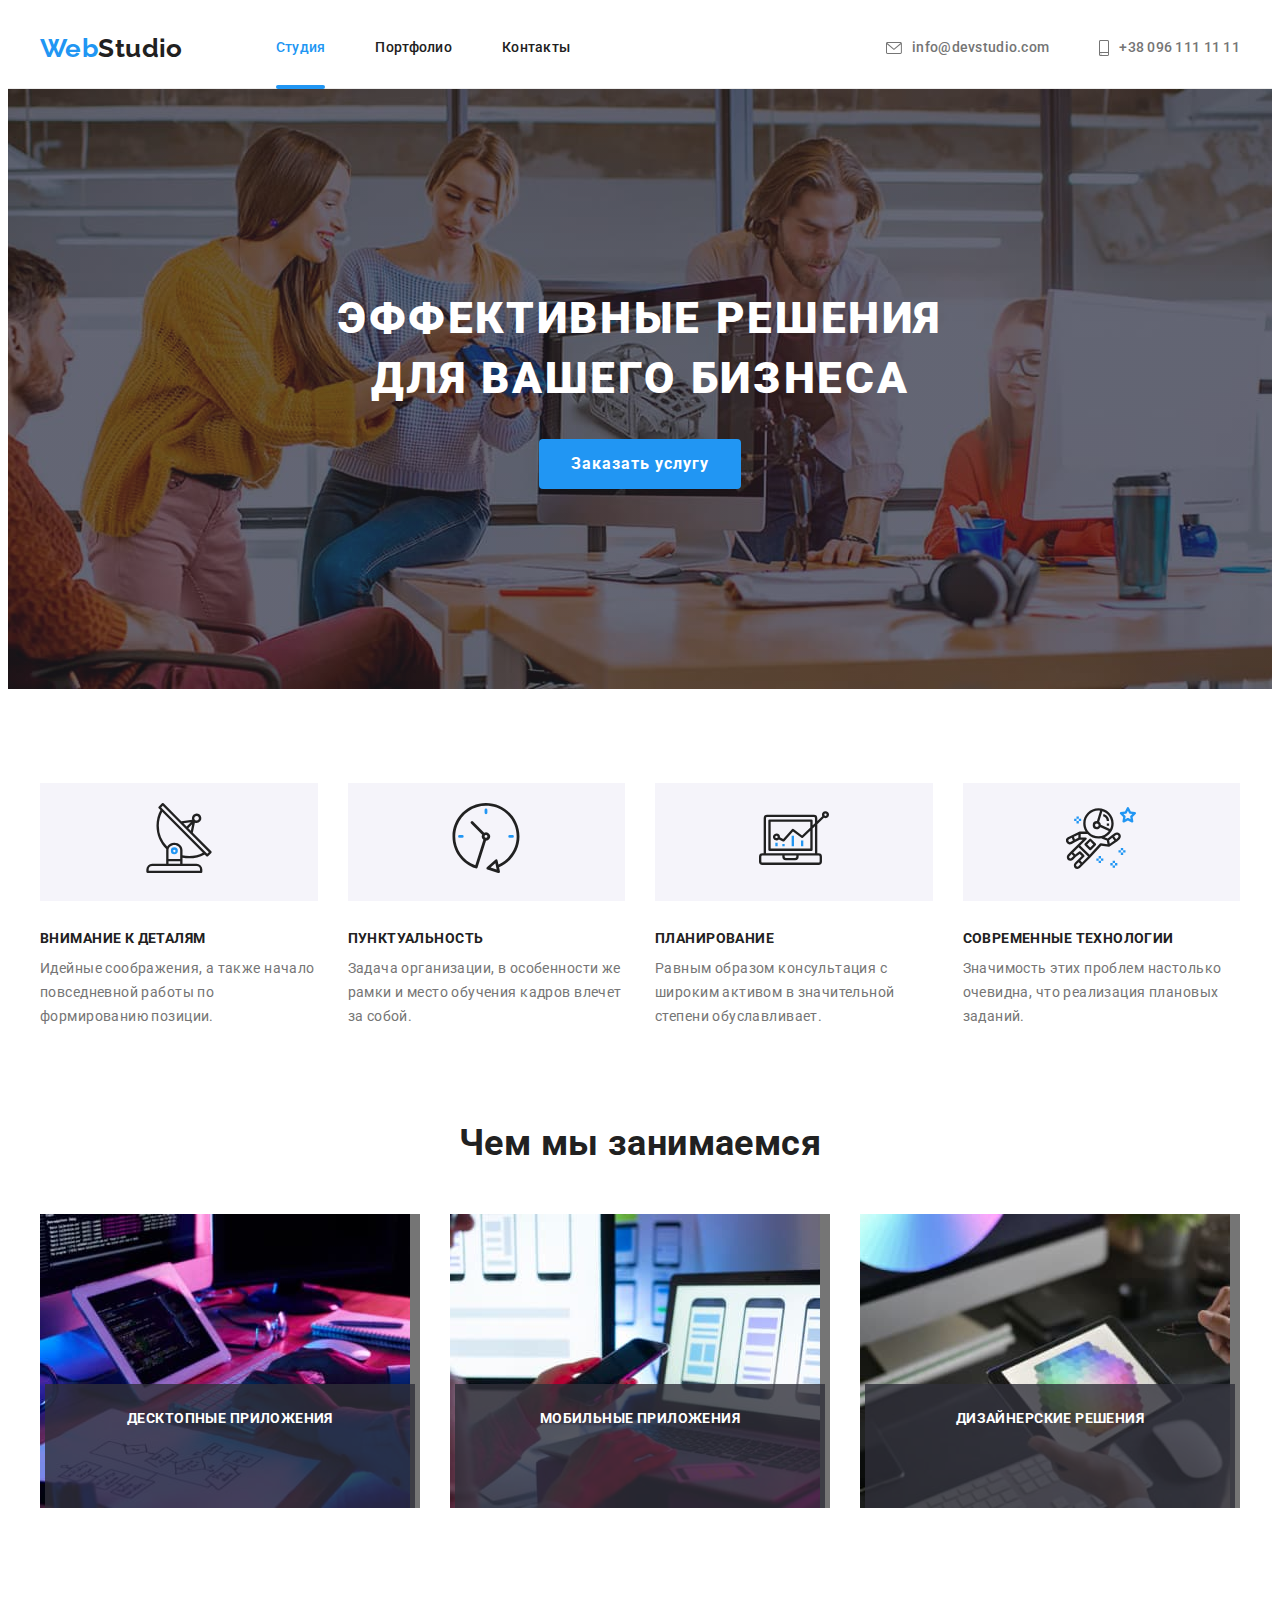
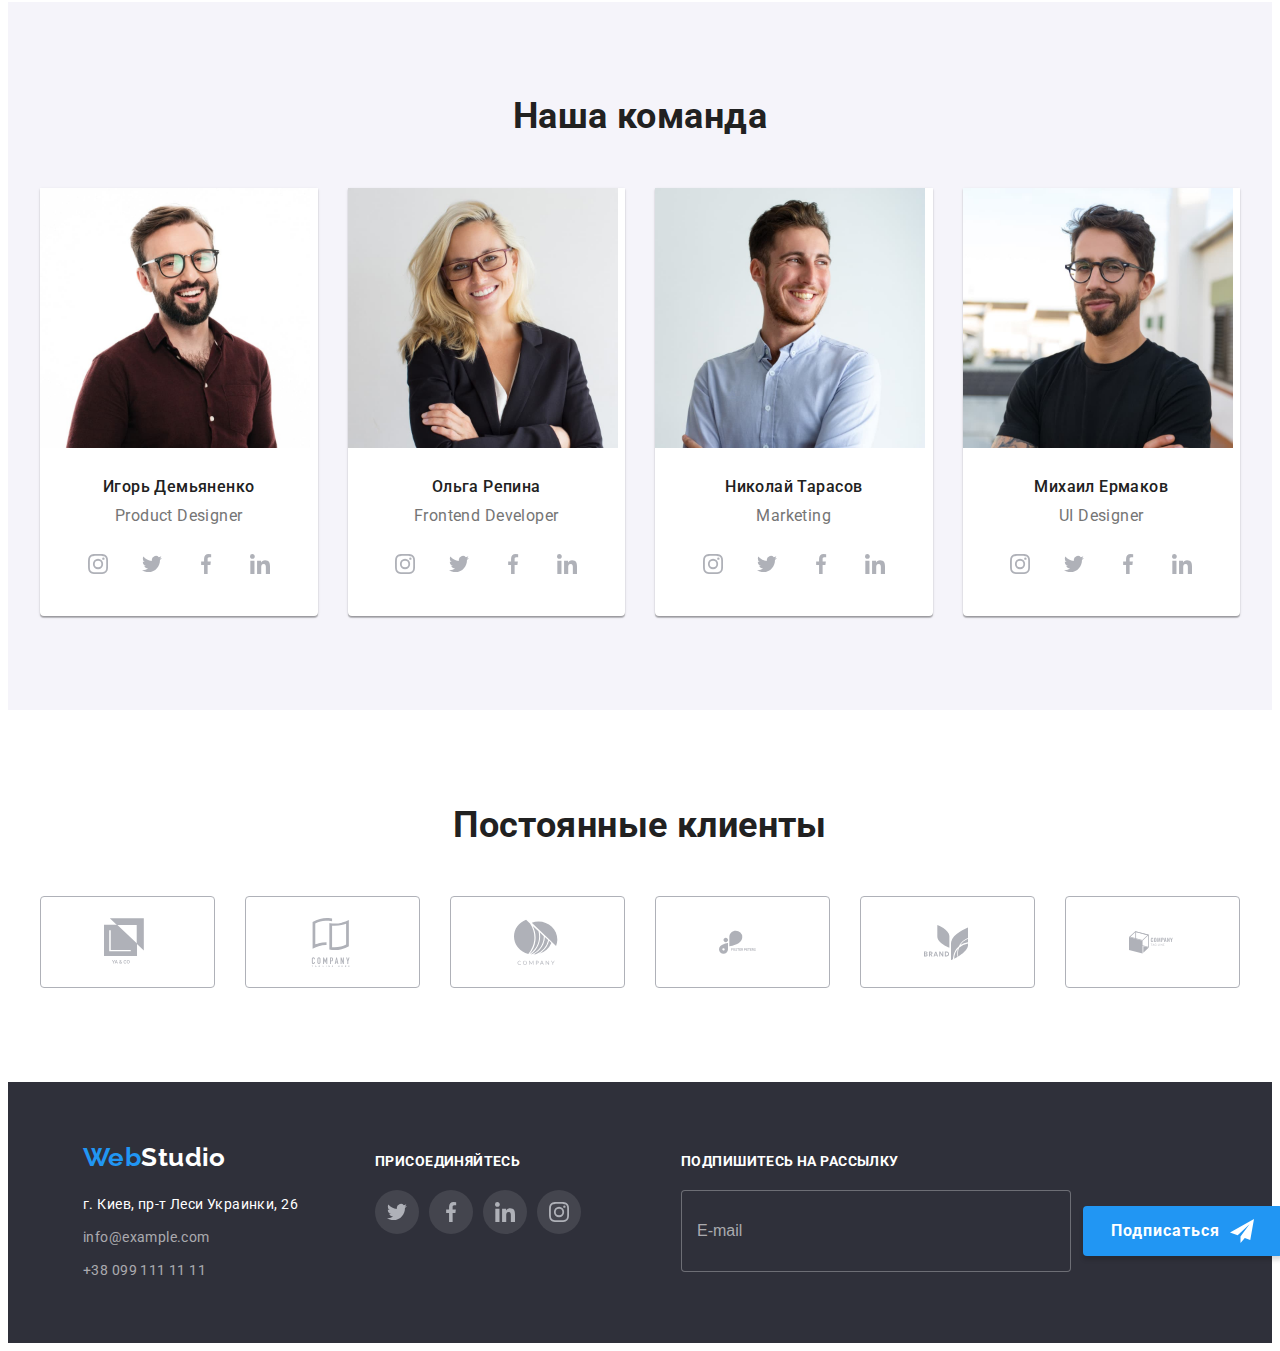
<file: index.html>
<!DOCTYPE html>
<html lang="ru">
  <head>
    <meta charset="UTF-8" />
    <meta name="viewport" content="width=device-width, initial-scale=1.0" />
    <meta http-equiv="X-UA-Compatible" content="IE=Edge" />
    <title>Web Studio | Версия 2.0</title>
    <meta
      name="description"
      content="Вторая версия культового макета Web Studio"
    />
    <link
      href="https://fonts.googleapis.com/css2?family=Raleway:wght@700&family=Roboto:wght@400;500;700;900&display=fallback"
      rel="stylesheet"
    />
    <link
      rel="stylesheet"
      href="https://cdnjs.cloudflare.com/ajax/libs/modern-normalize/0.7.0/modern-normalize.min.css"
      integrity="sha512-yp4nScgc3FLGSJK6gj7q+YzX4ApX8ifljxvw3x5oYG4Js/u7ABw/U+pP31kefS2iz83pHbwe+Le2WvcosArp6Q=="
      crossorigin="anonymous"
    />
    <link rel="stylesheet" href="./css/styles.css" />
  </head>
  <body>
    <header class="header">
      <div class="container main-nav">
        <nav class="navbar">
          <!-- Логототип в хедере -->
          <a href="./index.html" class="logo"><span>Web</span>Studio</a>

          <!-- Меню в хедере -->
          <ul class="site-nav list">
            <li class="item">
              <a href="./index.html" class="link current">Студия</a>
            </li>
            <li class="item">
              <a href="./portfolio.html" class="link">Портфолио</a>
            </li>
            <li class="item"><a href="#" class="link">Контакты</a></li>
          </ul>
        </nav>

        <!-- Контакты в хедере -->
        <ul class="nav-contacts list">
          <li class="item">
            <a href="mailto:info@devstudio.com" class="link">
              <div class="contacts-icons">
                <svg class="header-mail" width="16" height="12">
                  <use href="./images/sprite.svg#icon-head-mail"></use>
                </svg>

                info@devstudio.com
              </div></a
            >
          </li>
          <li class="item">
            <a href="tel:+380961111111" class="link">
              <div class="contacts-icons">
                <svg class="header-phone" width="10" height="16">
                  <use href="./images/sprite.svg#icon-head-phone"></use>
                </svg>

                +38 096 111 11 11
              </div>
            </a>
          </li>
        </ul>
      </div>
    </header>

    <main>
      <!-- Секция Hero -->
      <section class="hero">
        <div class="hero-content">
          <h1 class="hero-title">
            Эффективные решения<br />для вашего бизнеса
          </h1>
          <button data-modal-open type="button" class="button-order">
            Заказать услугу
          </button>
        </div>
      </section>

      <!-- Секция с преимуществами -->
      <section class="features">
        <div class="container">
          <ul class="features-list list">
            <li class="item">
              <div class="features-img">
                <svg class="features-icon" width="70" height="70">
                  <use href="./images/sprite.svg#icon-antenna"></use>
                </svg>
              </div>
              <h3 class="features-title">Внимание к деталям</h3>
              <p class="features-text">
                Идейные соображения, а также начало повседневной работы по
                формированию позиции.
              </p>
            </li>
            <li class="item">
              <div class="features-img">
                <svg class="features-icon" width="70" height="70">
                  <use href="./images/sprite.svg#icon-clock"></use>
                </svg>
              </div>
              <h3 class="features-title">Пунктуальность</h3>
              <p class="features-text">
                Задача организации, в особенности же рамки и место обучения
                кадров влечет за собой.
              </p>
            </li>
            <li class="item">
              <div class="features-img">
                <svg class="features-icon" width="70" height="70">
                  <use href="./images/sprite.svg#icon-diagram"></use>
                </svg>
              </div>
              <h3 class="features-title">Планирование</h3>
              <p class="features-text">
                Равным образом консультация с широким активом в значительной
                степени обуславливает.
              </p>
            </li>
            <li class="item">
              <div class="features-img">
                <svg class="features-icon" width="70" height="70">
                  <use href="./images/sprite.svg#icon-astronaut"></use>
                </svg>
              </div>
              <h3 class="features-title">Современные технологии</h3>
              <p class="features-text">
                Значимость этих проблем настолько очевидна, что реализация
                плановых заданий.
              </p>
            </li>
          </ul>
        </div>
      </section>

      <!-- Секция Чем мы занимаемся -->
      <section class="photos">
        <div class="container">
          <h2 class="photos-title">Чем мы занимаемся</h2>
          <ul class="photos-list list">
            <li class="photos-item">
              <div class="photos-thumb">
                <img
                  src="./images/whattodo-1.jpg"
                  alt="Человек печатает текст на клавиатуре"
                  width="370"
                  height="294"
                />
                <p class="photos-text">Десктопные приложения</p>
              </div>
            </li>
            <li class="photos-item">
              <div class="photos-thumb">
                <img
                  src="./images/whattodo-2.jpg"
                  alt="Человек смотрит на смартфон перед ноутбуком"
                  width="370"
                  height="294"
                />
                <p class="photos-text">Мобильные приложения</p>
              </div>
            </li>
            <li class="photos-item">
              <div class="photos-thumb">
                <img
                  src="./images/whattodo-3.jpg"
                  alt="Цветовая палитра на экране планшета"
                  width="370"
                  height="294"
                />
                <p class="photos-text">Дизайнерские решения</p>
              </div>
            </li>
          </ul>
        </div>
      </section>

      <!-- Секция с фотографиями команды -->
      <section class="team">
        <div class="container">
          <h2 class="team-title">Наша команда</h2>
          <ul class="team-list list">
            <li class="team-item">
              <img
                src="./images/team-1.jpg"
                alt="Мужчина в очках и с бородой"
                title="Игорь Демьяненко"
                width="270"
                height="260"
              />
              <div class="team-content">
                <h3 class="team-name">Игорь Демьяненко</h3>
                <p class="team-text">Product Designer</p>
                <ul class="social list">
                  <li class="social-item">
                    <a href="#" class="social-link" aria-label="Instagramm">
                      <svg class="social-icon" width="20" height="20">
                        <use href="./images/sprite.svg#icon-instagram"></use>
                      </svg>
                    </a>
                  </li>
                  <li class="social-item">
                    <a href="#" class="social-link" aria-label="Twitter">
                      <svg class="social-icon" width="20" height="20">
                        <use href="./images/sprite.svg#icon-twitter"></use>
                      </svg>
                    </a>
                  </li>
                  <li class="social-item">
                    <a href="#" class="social-link" aria-label="Facebook">
                      <svg class="social-icon" width="20" height="20">
                        <use href="./images/sprite.svg#icon-facebook"></use>
                      </svg>
                    </a>
                  </li>
                  <li class="social-item">
                    <a href="#" class="social-link" aria-label="LinkedIn">
                      <svg class="social-icon" width="20" height="20">
                        <use href="./images/sprite.svg#icon-linkedin"></use>
                      </svg>
                    </a>
                  </li>
                </ul>
              </div>
            </li>
            <li class="team-item">
              <img
                src="./images/team-2.jpg"
                alt="Женщина-блондинка в очках и костюме"
                title="Ольга Репина"
                width="270"
                height="260"
              />
              <div class="team-content">
                <h3 class="team-name">Ольга Репина</h3>
                <p class="team-text">Frontend Developer</p>
                <ul class="social list">
                  <li class="social-item">
                    <a href="#" class="social-link">
                      <svg class="social-icon" width="20" height="20">
                        <use href="./images/sprite.svg#icon-instagram"></use>
                      </svg>
                    </a>
                  </li>
                  <li class="social-item">
                    <a href="#" class="social-link">
                      <svg class="social-icon" width="20" height="20">
                        <use href="./images/sprite.svg#icon-twitter"></use>
                      </svg>
                    </a>
                  </li>
                  <li class="social-item">
                    <a href="#" class="social-link">
                      <svg class="social-icon" width="20" height="20">
                        <use href="./images/sprite.svg#icon-facebook"></use>
                      </svg>
                    </a>
                  </li>
                  <li class="social-item">
                    <a href="#" class="social-link">
                      <svg class="social-icon" width="20" height="20">
                        <use href="./images/sprite.svg#icon-linkedin"></use>
                      </svg>
                    </a>
                  </li>
                </ul>
              </div>
            </li>
            <li class="team-item">
              <img
                src="./images/team-3.jpg"
                alt="Мужчина в светлой рубашке"
                title="Николай Тарасов"
                width="270"
                height="260"
              />
              <div class="team-content">
                <h3 class="team-name">Николай Тарасов</h3>
                <p class="team-text">Marketing</p>
                <ul class="social list">
                  <li class="social-item">
                    <a href="#" class="social-link">
                      <svg class="social-icon" width="20" height="20">
                        <use href="./images/sprite.svg#icon-instagram"></use>
                      </svg>
                    </a>
                  </li>
                  <li class="social-item">
                    <a href="#" class="social-link">
                      <svg class="social-icon" width="20" height="20">
                        <use href="./images/sprite.svg#icon-twitter"></use>
                      </svg>
                    </a>
                  </li>
                  <li class="social-item">
                    <a href="#" class="social-link">
                      <svg class="social-icon" width="20" height="20">
                        <use href="./images/sprite.svg#icon-facebook"></use>
                      </svg>
                    </a>
                  </li>
                  <li class="social-item">
                    <a href="#" class="social-link">
                      <svg class="social-icon" width="20" height="20">
                        <use href="./images/sprite.svg#icon-linkedin"></use>
                      </svg>
                    </a>
                  </li>
                </ul>
              </div>
            </li>
            <li class="team-item">
              <img
                src="./images/team-4.jpg"
                alt="Мужчина в очках, с бородой, в темной футболке"
                title="Михаил Ермаков"
                width="270"
                height="260"
              />
              <div class="team-content">
                <h3 class="team-name">Михаил Ермаков</h3>
                <p class="team-text">UI Designer</p>
                <ul class="social list">
                  <li class="social-item">
                    <a href="#" class="social-link">
                      <svg class="social-icon" width="20" height="20">
                        <use href="./images/sprite.svg#icon-instagram"></use>
                      </svg>
                    </a>
                  </li>
                  <li class="social-item">
                    <a href="#" class="social-link">
                      <svg class="social-icon" width="20" height="20">
                        <use href="./images/sprite.svg#icon-twitter"></use>
                      </svg>
                    </a>
                  </li>
                  <li class="social-item">
                    <a href="#" class="social-link">
                      <svg class="social-icon" width="20" height="20">
                        <use href="./images/sprite.svg#icon-facebook"></use>
                      </svg>
                    </a>
                  </li>
                  <li class="social-item">
                    <a href="#" class="social-link">
                      <svg class="social-icon" width="20" height="20">
                        <use href="./images/sprite.svg#icon-linkedin"></use>
                      </svg>
                    </a>
                  </li>
                </ul>
              </div>
            </li>
          </ul>
        </div>
      </section>

      <!-- Секция Постоянные клиенты -->
      <section class="clients">
        <div class="container">
          <h2 class="clients-title">Постоянные клиенты</h2>
          <ul class="clients-list list">
            <li class="clients-item">
              <a href="#" class="clients-link" aria-label="Company site-1">
                <svg class="clients-icon" width="44" height="49">
                  <use href="./images/sprite.svg#icon-logo-1"></use>
                </svg>
              </a>
            </li>
            <li class="clients-item">
              <a href="#" class="clients-link" aria-label="Company site-2">
                <svg class="clients-icon" width="44" height="49">
                  <use href="./images/sprite.svg#icon-logo-2"></use>
                </svg>
              </a>
            </li>
            <li class="clients-item">
              <a href="#" class="clients-link" aria-label="Company site-3">
                <svg class="clients-icon" width="44" height="49">
                  <use href="./images/sprite.svg#icon-logo-3"></use>
                </svg>
              </a>
            </li>
            <li class="clients-item">
              <a href="#" class="clients-link" aria-label="Company site-4">
                <svg class="clients-icon" width="44" height="49">
                  <use href="./images/sprite.svg#icon-logo-4"></use>
                </svg>
              </a>
            </li>
            <li class="clients-item">
              <a href="#" class="clients-link" aria-label="Company site-5">
                <svg class="clients-icon" width="44" height="49">
                  <use href="./images/sprite.svg#icon-logo-5"></use>
                </svg>
              </a>
            </li>
            <li class="clients-item">
              <a href="#" class="clients-link" aria-label="Company site-6">
                <svg class="clients-icon" width="44" height="49">
                  <use href="./images/sprite.svg#icon-logo-6"></use>
                </svg>
              </a>
            </li>
          </ul>
        </div>
      </section>
    </main>

    <footer class="footer">
      <div class="container">
        <div class="footer-blocks">
          <!-- Адрес в футере -->
          <div class="address">
            <!-- Логотип в футере -->
            <a href="./index.html" class="footer-logo"
              ><span>Web</span>Studio</a
            >

            <!-- Контакты в футере -->
            <address class="footer-adress">
              <p class="footer-map">г. Киев, пр-т Леси Украинки, 26</p>
              <a href="mailto:info@example.com" class="link"
                >info@example.com</a
              >
              <a href="tel:+380991111111" class="link">+38 099 111 11 11</a>
            </address>
          </div>

          <!-- Соц сети в футере -->
          <div class="network-block">
            <b class="network-title">Присоединяйтесь</b>
            <ul class="network-list list">
              <li class="network-item">
                <a href="#" class="network-link" aria-label="Twiter">
                  <svg class="network-icon" width="20" height="20">
                    <use href="./images/sprite.svg#icon-twitter"></use>
                  </svg>
                </a>
              </li>
              <li class="network-item">
                <a href="#" class="network-link" aria-label="Facebook">
                  <svg class="network-icon" width="20" height="20">
                    <use href="./images/sprite.svg#icon-facebook"></use>
                  </svg>
                </a>
              </li>
              <li class="network-item">
                <a href="#" class="network-link" aria-label="LinkedIn">
                  <svg class="network-icon" width="20" height="20">
                    <use href="./images/sprite.svg#icon-linkedin"></use>
                  </svg>
                </a>
              </li>
              <li class="network-item">
                <a href="#" class="network-link" aria-label="Instagram">
                  <svg class="network-icon" width="20" height="20">
                    <use href="./images/sprite.svg#icon-instagram"></use>
                  </svg>
                </a>
              </li>
            </ul>
          </div>

          <!-- Форма подписки в футере -->
          <div class="subscribe">
            <b class="network-title">Подпишитесь на рассылку</b>
            <form class="form-field">
              <input
                type="email"
                name="subscribe-email"
                id="subscribe-email"
                placeholder="E-mail"
              />
              <button type="submit" class="subscribe-btn">
                <span>Подписаться</span>
                <svg class="subscribe-icon" width="24" height="24">
                  <use href="./images/sprite.svg#icon-send"></use>
                </svg>
              </button>
            </form>
          </div>
        </div>
      </div>
    </footer>

    <!-- Модальное окно с бекдропом -->
    <div class="backdrop is-hidden" data-modal>
      <div class="modal">
        <div class="modal-icon">
          <button data-modal-close class="modal-close-button" type="button">
            <svg class="modal-close-icon" width="11" height="11">
              <use href="./images/sprite.svg#icon-close"></use>
            </svg>
          </button>
        </div>
        <form class="callback-form js-speaker-form">
          <h2 class="callback-title">
            Оставьте свои данные, мы вам перезвоним
          </h2>
          <div class="callback-group">
            <label for="name" class="callback-label">Имя</label>
            <input class="callback-input" type="text" name="name" id="name" />
          </div>

          <div class="callback-group">
            <label for="tel" class="callback-label">Телефон</label>
            <input class="callback-input" type="tel" name="tel" id="tel" />
          </div>

          <div class="callback-group">
            <label for="email" class="callback-label">Почта</label>
            <input
              class="callback-input"
              type="email"
              name="email"
              id="email"
            />
          </div>

          <div class="callback-group">
            <label for="commit" class="callback-label">Комментарий</label>
            <textarea
              class="callback-input"
              name="commit"
              id="commit"
              rows="5"
              placeholder="Введите текст"
            ></textarea>
          </div>

          <input type="checkbox" name="policy" id="policy" />
          <label for="policy"
            >Соглашаюсь с рассылкой и принимаю <a href="#">Условия договора</a>
          </label>

          <button type="submit">Отправить</button>
        </form>
      </div>
    </div>

    <script src="./js/modal.js"></script>

    <script>
      (() => {
        document
          .querySelector(".js-speaker-form")
          .addEventListener("submit", (e) => {
            e.preventDefault();

            new FormData(e.currentTarget).forEach((value, name) =>
              console.log(`${name}: ${value}`)
            );
          });
      })();
    </script>
  </body>
</html>
</file>
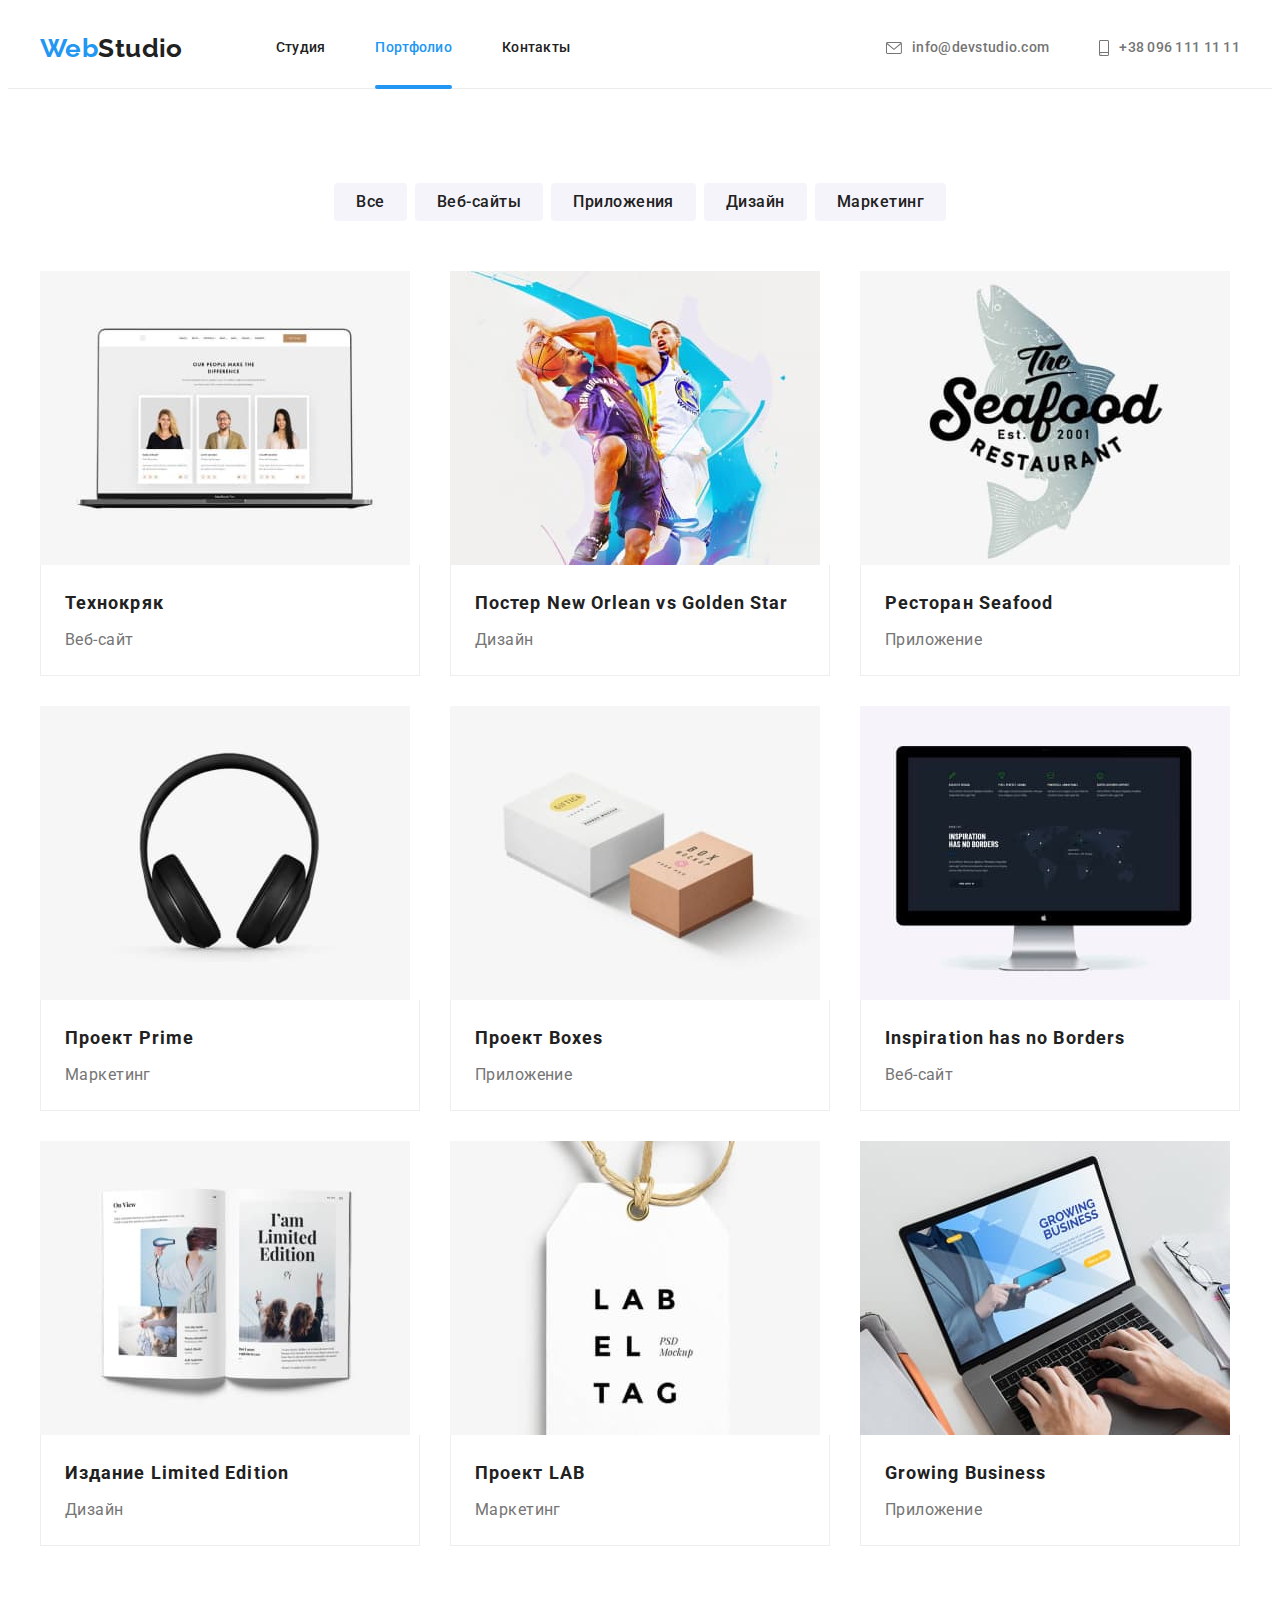
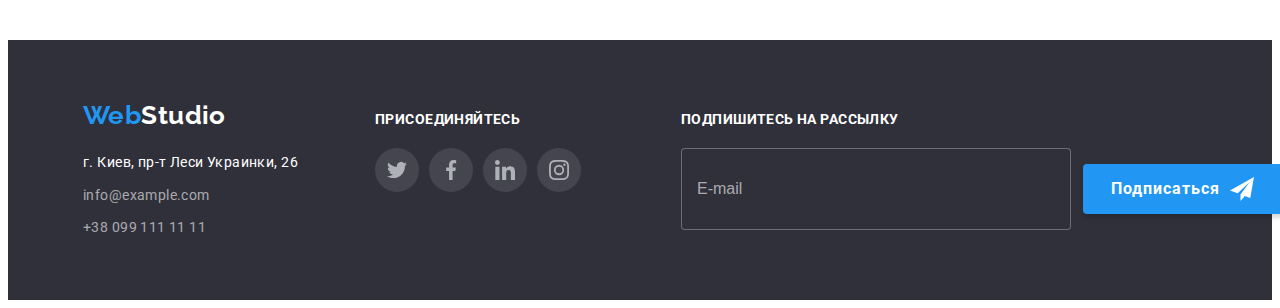
<file: portfolio.html>
<!DOCTYPE html>
<html lang="ru">
  <head>
    <meta charset="UTF-8" />
    <meta name="viewport" content="width=device-width, initial-scale=1.0" />
    <meta http-equiv="X-UA-Compatible" content="IE=Edge" />
    <title>Web Studio | Версия 2.0</title>
    <meta
      name="description"
      content="Вторая версия культового макета Web Studio"
    />
    <link
      href="https://fonts.googleapis.com/css2?family=Raleway:wght@700&family=Roboto:wght@400;500;700;900&display=swap"
      rel="stylesheet"
    />
    <link
      rel="stylesheet"
      href="https://cdnjs.cloudflare.com/ajax/libs/modern-normalize/0.7.0/modern-normalize.min.css"
      integrity="sha512-yp4nScgc3FLGSJK6gj7q+YzX4ApX8ifljxvw3x5oYG4Js/u7ABw/U+pP31kefS2iz83pHbwe+Le2WvcosArp6Q=="
      crossorigin="anonymous"
    />
    <link rel="stylesheet" href="./css/styles.css" />
  </head>
  <body>
    <header class="header">
      <div class="container main-nav">
        <nav class="navbar">
          <!-- Логототип в хедере -->
          <a href="./index.html" class="logo"><span>Web</span>Studio</a>

          <!-- Меню в хедере -->
          <ul class="site-nav list">
            <li class="item">
              <a href="./index.html" class="link">Студия</a>
            </li>
            <li class="item">
              <a href="./portfolio.html" class="link current">Портфолио</a>
            </li>
            <li class="item"><a href="#" class="link">Контакты</a></li>
          </ul>
        </nav>

        <!-- Контакты в хедере -->
        <ul class="nav-contacts list">
          <li class="item">
            <a href="mailto:info@devstudio.com" class="link">
              <div class="contacts-icons">
                <svg class="header-mail" width="16" height="12">
                  <use href="./images/sprite.svg#icon-head-mail"></use>
                </svg>

                info@devstudio.com
              </div></a
            >
          </li>
          <li class="item">
            <a href="tel:+380961111111" class="link">
              <div class="contacts-icons">
                <svg class="header-phone" width="10" height="16">
                  <use href="./images/sprite.svg#icon-head-phone"></use>
                </svg>

                +38 096 111 11 11
              </div>
            </a>
          </li>
        </ul>
      </div>
    </header>

    <main>
      <div class="container">
        <section class="portfolio-section">
          <!-- Кнопки-фильтры -->
          <ul class="filters list">
            <li class="filters-item">
              <button type="button" class="filters-button">Все</button>
            </li>

            <li class="filters-item">
              <button type="button" class="filters-button">Веб-сайты</button>
            </li>
            <li class="filters-item">
              <button type="button" class="filters-button">Приложения</button>
            </li>
            <li class="filters-item">
              <button type="button" class="filters-button">Дизайн</button>
            </li>
            <li class="filters-item">
              <button type="button" class="filters-button">Маркетинг</button>
            </li>
          </ul>

          <!-- Портфолио -->
          <ul class="portfolio list">
            <li class="portfolio-item">
              <a href="#" class="portfolio-link">
                <div class="portfolio-thumb">
                  <img
                    src="./images/portfolio-1.jpg"
                    alt="Пример сайта"
                    width="370"
                    height="294"
                  />
                  <p class="portfolio-tooltip">
                    Технокряк это современная площадка распространения
                    коронавируса. Компании используют эту платформу для
                    цифрового шпионажа и атак на защищённые сервера конкурентов.
                  </p>
                </div>
                <div class="portfolio-content">
                  <h2 class="portfolio-title">Технокряк</h2>
                  <p class="portfolio-text">Веб-сайт</p>
                </div>
              </a>
            </li>

            <li class="portfolio-item">
              <a href="#" class="portfolio-link">
                <div class="portfolio-thumb">
                  <img
                    src="./images/portfolio-2.jpg"
                    alt="Два мужчины играют в баскетбол"
                    width="370"
                    height="294"
                  />
                  <p class="portfolio-tooltip">
                    Технокряк это современная площадка распространения
                    коронавируса. Компании используют эту платформу для
                    цифрового шпионажа и атак на защищённые сервера конкурентов.
                  </p>
                </div>
                <div class="portfolio-content">
                  <h2 class="portfolio-title">
                    Постер New Orlean vs Golden Star
                  </h2>
                  <p class="portfolio-text">Дизайн</p>
                </div>
              </a>
            </li>
            <li class="portfolio-item">
              <a href="#" class="portfolio-link">
                <div class="portfolio-thumb">
                  <img
                    src="./images/portfolio-3.jpg"
                    alt="Логотип ресторана с рыбой на фоне"
                    width="370"
                    height="294"
                  />
                  <p class="portfolio-tooltip">
                    Технокряк это современная площадка распространения
                    коронавируса. Компании используют эту платформу для
                    цифрового шпионажа и атак на защищённые сервера конкурентов.
                  </p>
                </div>
                <div class="portfolio-content">
                  <h2 class="portfolio-title">Ресторан Seafood</h2>
                  <p class="portfolio-text">Приложение</p>
                </div>
              </a>
            </li>
            <li class="portfolio-item">
              <a href="#" class="portfolio-link">
                <div class="portfolio-thumb">
                  <img
                    src="./images/portfolio-4.jpg"
                    alt="Наушники"
                    width="370"
                    height="294"
                  />
                  <p class="portfolio-tooltip">
                    Технокряк это современная площадка распространения
                    коронавируса. Компании используют эту платформу для
                    цифрового шпионажа и атак на защищённые сервера конкурентов.
                  </p>
                </div>
                <div class="portfolio-content">
                  <h2 class="portfolio-title">Проект Prime</h2>
                  <p class="portfolio-text">Маркетинг</p>
                </div>
              </a>
            </li>
            <li class="portfolio-item">
              <a href="#" class="portfolio-link">
                <div class="portfolio-thumb">
                  <img
                    src="./images/portfolio-5.jpg"
                    alt="Две коробки"
                    width="370"
                    height="294"
                  />
                  <p class="portfolio-tooltip">
                    Технокряк это современная площадка распространения
                    коронавируса. Компании используют эту платформу для
                    цифрового шпионажа и атак на защищённые сервера конкурентов.
                  </p>
                </div>
                <div class="portfolio-content">
                  <h2 class="portfolio-title">Проект Boxes</h2>
                  <p class="portfolio-text">Приложение</p>
                </div>
              </a>
            </li>
            <li class="portfolio-item">
              <a href="#" class="portfolio-link">
                <div class="portfolio-thumb">
                  <img
                    src="./images/portfolio-6.jpg"
                    alt="Карта мира на темном фоне"
                    width="370"
                    height="294"
                  />
                  <p class="portfolio-tooltip">
                    Технокряк это современная площадка распространения
                    коронавируса. Компании используют эту платформу для
                    цифрового шпионажа и атак на защищённые сервера конкурентов.
                  </p>
                </div>
                <div class="portfolio-content">
                  <h2 class="portfolio-title">Inspiration has no Borders</h2>
                  <p class="portfolio-text">Веб-сайт</p>
                </div>
              </a>
            </li>
            <li class="portfolio-item">
              <a href="#" class="portfolio-link">
                <div class="portfolio-thumb">
                  <img
                    src="./images/portfolio-7.jpg"
                    alt="Разворот книги"
                    width="370"
                    height="294"
                  />
                  <p class="portfolio-tooltip">
                    Технокряк это современная площадка распространения
                    коронавируса. Компании используют эту платформу для
                    цифрового шпионажа и атак на защищённые сервера конкурентов.
                  </p>
                </div>
                <div class="portfolio-content">
                  <h2 class="portfolio-title">Издание Limited Edition</h2>
                  <p class="portfolio-text">Дизайн</p>
                </div>
              </a>
            </li>
            <li class="portfolio-item">
              <a href="#" class="portfolio-link">
                <div class="portfolio-thumb">
                  <img
                    src="./images/portfolio-8.jpg"
                    alt="Белая бирка"
                    width="370"
                    height="294"
                  />
                  <p class="portfolio-tooltip">
                    Технокряк это современная площадка распространения
                    коронавируса. Компании используют эту платформу для
                    цифрового шпионажа и атак на защищённые сервера конкурентов.
                  </p>
                </div>
                <div class="portfolio-content">
                  <h2 class="portfolio-title">Проект LAB</h2>
                  <p class="portfolio-text">Маркетинг</p>
                </div>
              </a>
            </li>
            <li class="portfolio-item">
              <a href="#" class="portfolio-link">
                <div class="portfolio-thumb">
                  <img
                    src="./images/portfolio-9.jpg"
                    alt="Человек печаает на ноутбуке"
                    width="370"
                    height="294"
                  />
                  <p class="portfolio-tooltip">
                    Технокряк это современная площадка распространения
                    коронавируса. Компании используют эту платформу для
                    цифрового шпионажа и атак на защищённые сервера конкурентов.
                  </p>
                </div>
                <div class="portfolio-content">
                  <h2 class="portfolio-title">Growing Business</h2>
                  <p class="portfolio-text">Приложение</p>
                </div>
              </a>
            </li>
          </ul>
        </section>
      </div>
    </main>
<footer class="footer">
      <div class="container">
        <div class="footer-blocks">
          <!-- Адрес в футере -->
          <div class="address">
            <!-- Логотип в футере -->
            <a href="./index.html" class="footer-logo"
              ><span>Web</span>Studio</a
            >

            <!-- Контакты в футере -->
            <address class="footer-adress">
              <p class="footer-map">г. Киев, пр-т Леси Украинки, 26</p>
              <a href="mailto:info@example.com" class="link"
                >info@example.com</a
              >
              <a href="tel:+380991111111" class="link">+38 099 111 11 11</a>
            </address>
          </div>

          <!-- Соц сети в футере -->
          <div class="network-block">
            <b class="network-title">Присоединяйтесь</b>
            <ul class="network-list list">
              <li class="network-item">
                <a href="#" class="network-link" aria-label="Twiter">
                  <svg class="network-icon" width="20" height="20">
                    <use href="./images/sprite.svg#icon-twitter"></use>
                  </svg>
                </a>
              </li>
              <li class="network-item">
                <a href="#" class="network-link" aria-label="Facebook">
                  <svg class="network-icon" width="20" height="20">
                    <use href="./images/sprite.svg#icon-facebook"></use>
                  </svg>
                </a>
              </li>
              <li class="network-item">
                <a href="#" class="network-link" aria-label="LinkedIn">
                  <svg class="network-icon" width="20" height="20">
                    <use href="./images/sprite.svg#icon-linkedin"></use>
                  </svg>
                </a>
              </li>
              <li class="network-item">
                <a href="#" class="network-link" aria-label="Instagram">
                  <svg class="network-icon" width="20" height="20">
                    <use href="./images/sprite.svg#icon-instagram"></use>
                  </svg>
                </a>
              </li>
            </ul>
          </div>

          <!-- Форма подписки в футере -->
          <div class="subscribe">
            <b class="network-title">Подпишитесь на рассылку</b>
            <form class="js-speaker-form form-field">
              <input
                type="email"
                name="subscribe-email"
                id="subscribe-email"
                placeholder="E-mail"
              />
              <button type="submit" class="subscribe-btn">
                <span>Подписаться</span>
                <svg class="subscribe-icon" width="24" height="24">
                  <use href="./images/sprite.svg#icon-send"></use>
                </svg>
              </button>
            </form>
          </div>
        </div>
      </div>
    </footer>
  </body>
</html>
</file>
<file: css/styles.css>
/* цвет основного текста #757575 */
/* вторичный цвет текста #212121 */
/* цвет фона #FFFFFF */
/* вторичный цвет фона #2f303a */
/* дополнительный цвет фона #f5f4fa */
/* svg цвет */
/* акцент #2196F3 */

:root {
  --primary-text-color: #757575;
  --second-text-color: #212121;
  --accent-color: #2196f3;
  --primary-bg-color: #ffffff;
  --second-bg-color: #2f303a;
  --additional-background-color: #f5f4fa;
  --svg-color: #afb1b8;

  --timing-function: cubic-bezier(0.4, 0, 0.2, 1);
}

body {
  background-color: var(--primary-bg-color);
  color: var(--primary-text-color);

  font-family: Roboto, sans-serif;
  letter-spacing: 0.03em;
  font-size: 14px;
  line-height: 1.71;
}

/* Утилиты */

.list {
  padding: 0;
  margin: 0;
  list-style: none;
}

.container {
  margin-left: auto;
  margin-right: auto;
  padding: 0 15px;

  width: 1200px;
}

img {
  display: block;
  max-width: 100%;
  height: auto;
}

.visually-hidden {
  position: absolute;
  width: 1px;
  height: 1px;
  margin: -1px;
  border: 0;
  padding: 0;
  clip: rect(0 0 0 0);
  overflow: hidden;
}

/* Header */

.header {
  border-bottom: 1px solid #ececec;
}

.main-nav {
  display: flex;
  align-items: center;
}

.navbar {
  display: flex;
  align-items: center;
}

/* Логотип в хедере */

.logo {
  margin-right: 93px;

  color: var(--second-text-color);

  font-family: Raleway, sans-serif;
  font-weight: 700;
  font-size: 26px;
  line-height: 1.19;
  text-decoration: none;
}

.logo span {
  color: var(--accent-color);
}

/* Меню в хедере */

.site-nav {
  display: flex;
}

.site-nav .item:not(:last-child) {
  margin-right: 50px;
}

.site-nav .link {
  position: relative;

  display: block;

  padding-top: 32px;
  padding-bottom: 32px;

  color: var(--second-text-color);

  font-weight: 500;
  font-size: 14px;
  line-height: 1.14;
  letter-spacing: 0.02em;
  text-decoration: none;

  transition: color 250ms var(--timing-function);
}

.site-nav .link:hover,
.site-nav .link:focus,
.nav-contacts .link:hover,
.nav-contacts .link:focus,
.site-nav .link.current,
.footer-adress .link:hover,
.footer-adress .link:focus {
  color: var(--accent-color);
}

.site-nav .link.current::after {
  content: "";

  position: absolute;
  bottom: -1px;
  left: 0;

  display: block;
  width: 100%;
  height: 4px;

  background-color: var(--accent-color);
  border-radius: 2px;
}

/* Контакты в хедере */

.nav-contacts {
  display: flex;

  margin-left: auto;
}

.nav-contacts .item:not(:last-child) {
  margin-right: 50px;
}

.header-mail {
  margin-right: 10px;
  width: 16px;
  height: 12px;

  fill: currentColor;
}

.header-phone {
  margin-right: 10px;
  width: 10px;
  height: 16px;

  fill: currentColor;
}

.nav-contacts .link {
  color: var(--primary-text-color);

  font-weight: 500;
  font-size: 14px;
  line-height: 1.14;
  letter-spacing: 0.02em;
  text-decoration: none;

  transition: color 250ms var(--timing-function);
}

.contacts-icons {
  display: flex;
  align-items: center;
}

/* Секция Hero */

.hero {
  display: flex;
  align-items: center;

  margin-left: auto;
  margin-right: auto;
  max-width: 1600px;
  min-height: 600px;

  background-color: var(--second-bg-color);
  background-image: linear-gradient(
      to right,
      rgba(47, 48, 58, 0.4),
      rgba(47, 48, 58, 0.4)
    ),
    url(../images/hero-img.jpg);
  background-repeat: no-repeat;
  background-size: cover;
  background-position: center;
}

.hero-content {
  margin-right: auto;
  margin-left: auto;
  max-width: 696px;

  text-align: center;
}

.hero-title {
  margin-top: 0;
  margin-bottom: 30px;

  color: var(--primary-bg-color);

  font-weight: 900;
  font-size: 44px;
  line-height: 1.36;
  letter-spacing: 0.06em;
  text-transform: uppercase;
}

/* Hero button */

.button-order {
  display: inline-block;

  padding: 10px 32px;
  min-width: 200px;
  height: 50px;
  border-radius: 4px;
  border: 0px solid transparent;

  background-color: var(--accent-color);
  color: var(--primary-bg-color);

  font-family: inherit;
  font-weight: 700;
  font-size: 16px;
  line-height: 1.87;
  letter-spacing: 0.06em;

  cursor: pointer;

  transition: box-shadow 250ms var(--timing-function);
}

.button-order:hover,
.button-order:focus {
  box-shadow: 0px 4px 4px rgba(0, 0, 0, 0.15);
}

/* Преимущества */

.features {
  padding-top: 94px;
}

.features-list {
  display: flex;
}

.features .item {
  width: calc((100% - 90px) / 4);
}

.features .item:not(:last-child) {
  margin-right: 30px;
}

.features-img {
  margin-bottom: 30px;
  padding: 20px 100px;
  text-align: center;

  background-color: var(--additional-background-color);
}

.features-icon {
  width: 70px;
  height: 70px;
}

.features-title {
  margin-top: 0;
  margin-bottom: 10px;

  color: var(--second-text-color);

  font-weight: 700;
  font-size: 14px;
  line-height: 1.14;
  text-transform: uppercase;
}

.features-text {
  margin-top: 0;
  margin-bottom: 0;
}

/* Секция Чем мы занимаемся  */

.photos {
  padding-top: 94px;
  padding-bottom: 94px;
}

.photos-list {
  display: flex;
}

.photos-item {
  background-color: var(--primary-text-color);
}

.photos-item {
  width: calc((100% - 60px) / 3);
}

.photos-item:not(:last-child) {
  margin-right: 30px;
}

.photos-thumb {
  position: relative;
}

.photos-text {
  position: absolute;
  bottom: 0;
  left: 50%;
  transform: translate(-50%, 0);

  margin: 0;
  padding-top: 27px;
  padding-bottom: 27px;
  width: 370px;
  height: 70px;

  background-color: rgba(47, 48, 58, 0.8);
  color: var(--primary-bg-color);

  font-weight: 700;
  font-size: 14px;
  line-height: 1.14;
  text-align: center;
  text-transform: uppercase;
}

/* Тайтлы Чем мы занимаемся + Наша команда */

.photos-title,
.team-title {
  margin-top: 0;
  margin-bottom: 50px;

  color: var(--second-text-color);

  font-weight: 700;
  font-size: 36px;
  line-height: 1.16;
  text-align: center;
}

/* Секция с фотографиями команды */

.team {
  padding-top: 94px;
  padding-bottom: 94px;

  background-color: var(--additional-background-color);
}

.team-list {
  display: flex;
}

.team-item {
  width: calc((100% - 90px) / 4);

  background-color: var(--primary-bg-color);
  box-shadow: 0px 1px 3px rgba(0, 0, 0, 0.12), 0px 1px 1px rgba(0, 0, 0, 0.14),
    0px 2px 1px rgba(0, 0, 0, 0.2);
  border-bottom-right-radius: 4px;
  border-bottom-left-radius: 4px;
}

.team-item:not(:last-child) {
  margin-right: 30px;
}

.team-content {
  padding: 30px 32px;
  text-align: center;
}

.team-name {
  margin-top: 0;
  margin-bottom: 10px;

  color: var(--second-text-color);

  font-weight: 500;
  font-size: 16px;
  line-height: 1.18;
}

.team-text {
  margin-top: 0;
  margin-bottom: 16px;

  font-size: 16px;
  line-height: 1.18;
}

.social {
  display: flex;
  justify-content: center;
}

.social-item:not(:last-child) {
  margin-right: 10px;
}

.social-link {
  display: flex;
  justify-content: center;
  align-items: center;

  width: 44px;
  height: 44px;

  border-radius: 50%;

  transition: background-color 250ms var(--timing-function);
}

.social-link:hover,
.social-link:focus {
  background-color: var(--accent-color);
}

.social-icon,
.network-icon {
  width: 20px;
  height: 20px;

  fill: var(--svg-color);

  transition: fill 250ms var(--timing-function);
}

.social-link:hover .social-icon,
.social-link:focus .social-icon {
  fill: var(--primary-bg-color);
}

/* Секция Постоянные клиенты */

.clients {
  padding-top: 94px;
  padding-bottom: 94px;
}

.clients-title {
  margin-top: 0;
  margin-bottom: 50px;

  color: var(--second-text-color);

  font-weight: 700;
  font-size: 36px;
  line-height: 1.17;
  text-align: center;
}

.clients-list {
  display: flex;
  justify-content: center;
}

.clients-item {
  width: calc((100% - 30px * 5) / 6);
  height: 90px;

  border: 1px solid var(--svg-color);
  border-radius: 4px;

  transition: border-color 250ms var(--timing-function);
}

.clients-item:hover,
.clients-item:focus {
  border-color: var(--accent-color);
}

.clients-item:not(:last-child) {
  margin-right: 30px;
}

.clients-link {
  display: flex;
  justify-content: center;
  align-items: center;

  width: 170px;
  height: 90px;
}

.clients-icon {
  width: 44px;
  height: 49px;

  fill: var(--svg-color);

  transition: fill 250ms var(--timing-function);
}

.clients-link:hover .clients-icon,
.clients-link:focus .clients-icon {
  fill: var(--accent-color);
}

/* Страница портфолио */

.portfolio-section {
  padding: 94px 0;
}

/* Кнопки-фильтры */

.filters {
  display: flex;
  justify-content: center;

  margin-bottom: 50px;
}

.filters-item:not(:last-child) {
  margin-right: 8px;
}

.filters-button {
  display: inline-block;

  padding: 6px 22px;
  min-width: 73px;
  height: 38px;
  border-radius: 4px;
  border: 0px solid transparent;

  background-color: var(--additional-background-color);
  color: var(--second-text-color);

  font-family: inherit;
  font-weight: 500;
  font-size: 16px;
  line-height: 1.62;
  text-align: center;
  letter-spacing: 0.03em;

  transition: all 250ms var(--timing-function);
}

.filters-button:hover,
.filters-button:focus {
  background-color: var(--accent-color);
  box-shadow: 0px 4px 4px rgba(0, 0, 0, 0.15);

  color: var(--primary-bg-color);

  cursor: pointer;
}

/* Сетка портфолио */

.portfolio {
  display: flex;
  flex-wrap: wrap;
}

.portfolio-item {
  width: calc((100% - 60px) / 3);
  margin-right: 30px;
  margin-bottom: 30px;

  transition: box-shadow 250ms var(--timing-function);
}

.portfolio-item:nth-child(3n) {
  margin-right: 0px;
}

.portfolio-item:nth-last-child(-n + 3) {
  margin-bottom: 0px;
}

.portfolio-item:hover,
.portfolio-item:focus {
  box-shadow: 0px 1px 1px rgba(0, 0, 0, 0.12), 0px 4px 4px rgba(0, 0, 0, 0.06),
    1px 4px 6px rgba(0, 0, 0, 0.16);
}

.portfolio-link {
  text-decoration: none;
}

/* Оверлей портфолио */

.portfolio-thumb {
  position: relative;

  overflow: hidden;
}

.portfolio-tooltip {
  position: absolute;
  bottom: 0;
  left: 0;
  transform: translate(0, 100%);

  margin: 0;
  padding: 63px 24px;
  width: 370px;
  height: 294px;

  background-color: rgba(33, 150, 243, 0.9);
  color: var(--primary-bg-color);

  font-size: 18px;
  line-height: 1.56;

  transition: transform 250ms var(--timing-function),
    opacity 250ms var(--timing-function);

  opacity: 0;
}

.portfolio-link:hover .portfolio-tooltip,
.portfolio-link:focus .portfolio-tooltip {
  transform: translateY(0);

  opacity: 1;
}

.portfolio-content {
  padding: 20px 24px;

  border-right: 1px solid #eeeeee;
  border-left: 1px solid #eeeeee;
  border-bottom: 1px solid #eeeeee;
}

.portfolio-title {
  margin-top: 0;
  margin-bottom: 4px;

  color: var(--second-text-color);

  font-weight: 700;
  font-size: 18px;
  line-height: 2;
  letter-spacing: 0.06em;
}

.portfolio-text {
  margin: 0;

  color: var(--primary-text-color);

  font-size: 16px;
  line-height: 1.87;
}

/* Footer */

.footer {
  padding: 60px 60px;

  background-color: var(--second-bg-color);
  color: var(--primary-bg-color);
}

.footer-blocks {
  display: flex;
  justify-content: space-between;
  align-items: baseline;
}

.address {
  margin-right: 70px;
}

/* Лого в футере */

.footer-logo {
  display: inline-block;

  margin-bottom: 20px;

  color: var(--primary-bg-color);

  font-family: Raleway, sans-serif;
  font-weight: 700;
  font-size: 26px;
  line-height: 1.19;
  text-decoration: none;
}

.footer-logo span {
  color: var(--accent-color);
}

/* Контакты в футере */

.footer-adress {
  display: flex;
  flex-direction: column;

  font-style: normal;
}

.footer-adress .link {
  margin-bottom: 9px;

  color: rgba(255, 255, 255, 0.6);

  text-decoration: none;

  transition: color 250ms var(--timing-function);
}

.footer-adress .link:last-child {
  margin-bottom: 0;
}

.footer-map {
  margin-top: 0;
  margin-bottom: 9px;
}

/* Соц сети в футере */

.network-block {
  margin-right: 93px;
}

.network-title {
  display: inline-block;

  margin-bottom: 20px;

  font-family: Roboto;
  font-size: 14px;
  line-height: 1.14;
  text-transform: uppercase;
}

.network-list {
  display: flex;
}

.network-item:not(:last-child) {
  margin-right: 10px;
}

.network-link {
  display: flex;
  justify-content: center;
  align-items: center;

  width: 44px;
  height: 44px;
  border-radius: 50%;

  background-color: rgba(255, 255, 255, 0.1);

  transition: background-color 250ms var(--timing-function);
}

.network-link:hover,
.network-link:focus {
  background-color: var(--accent-color);
}

.network-link:hover .network-icon,
.network-link:focus .network-icon {
  fill: var(--additional-background-color);
}

/* Форма подписки в футере */

.form-field {
  display: flex;
  align-items: center;
}

.form-field input {
  padding: 15px;
  margin-right: 12px;
  width: 358px;
  height: 50px;
  border: 1px solid rgba(255, 255, 255, 0.3);
  border-radius: 4px;

  background-color: var(--second-bg-color);
  color: rgba(255, 255, 255, 0.6);

  font-size: 16px;
  line-height: 1.25;
}

.form-field input::placeholder {
  font-size: 16px;
  line-height: 1.25;
  color: rgba(255, 255, 255, 0.6);
}

.subscribe-btn {
  display: flex;
  align-items: center;
  padding: 10px 28px;
  min-width: 200px;
  height: 50px;
  border: 0px solid transparent;
  border-radius: 4px;

  font-family: inherit;
  font-weight: 700;
  font-size: 16px;
  line-height: 1.87;
  letter-spacing: 0.06em;

  color: var(--primary-bg-color);
  background-color: var(--accent-color);
  box-shadow: 0px 4px 4px rgba(0, 0, 0, 0.15);

  cursor: pointer;
}

.subscribe-icon {
  width: 24px;
  height: 24px;
  margin-left: 10px;
}

/* Модальное окно с бекдропом */

.backdrop {
  position: fixed;
  top: 0;
  left: 0;

  width: 100%;
  height: 100%;

  background-color: rgba(0, 0, 0, 0.2);

  opacity: 1;

  transition: opacity 250ms var(--timing-function);
}

.backdrop.is-hidden {
  opacity: 0;
  pointer-events: none;
}

.backdrop.is-hidden .modal {
  transform: translate(-50%, -50%) scale(0.9);
}

.modal {
  position: absolute;
  top: 50%;
  left: 50%;
  transform: translate(-50%, -50%) scale(1);

  width: 528px;
  height: 581px;
  border-radius: 4px;

  background-color: var(--primary-bg-color);
  box-shadow: 0px 1px 3px rgba(0, 0, 0, 0.12), 0px 1px 1px rgba(0, 0, 0, 0.14),
    0px 2px 1px rgba(0, 0, 0, 0.2);

  transition: transform 250ms var(--timing-function);
}

.modal-icon {
  /* display: flex;
  justify-content: flex-end; */
  position: absolute;
  top: 0;
  right: 0;
  padding-right: 8px;
  padding-top: 8px;
}

.modal-close-button {
  width: 30px;
  height: 30px;
  padding: 6px;

  background-color: var(--primary-bg-color);
  border-radius: 50%;
  border: 1px solid rgba(0, 0, 0, 0.1);
}

.modal-close-icon {
  vertical-align: middle;
  width: 11px;
  height: 11px;

  fill: #000000;
}

.callback-form {
  width: 100%;
  padding: 40px;
}

.callback-title {
  margin-top: 0;
  margin-bottom: 12px;

  font-weight: 700;
  font-size: 20px;
  line-height: 1.15;
  text-align: center;

  color: var(--second-text-color);
}

.callback-group {
  display: flex;
  flex-direction: column;
  margin-bottom: 10px;
}

.callback-label {
  margin-bottom: 4px;

  font-size: 12px;
  line-height: 1.16;
  letter-spacing: 0.01em;
}

.callback-input {
  padding: 11px;

  border: 1px solid rgba(33, 33, 33, 0.2);
  border-radius: 4px;
}

.callback-input::placeholder {
  font-size: 12px;
  line-height: 1.16;
  letter-spacing: 0.01em;

  color: rgba(117, 117, 117, 0.5);
}

.modal textarea {
  resize: none;
}
</file>
